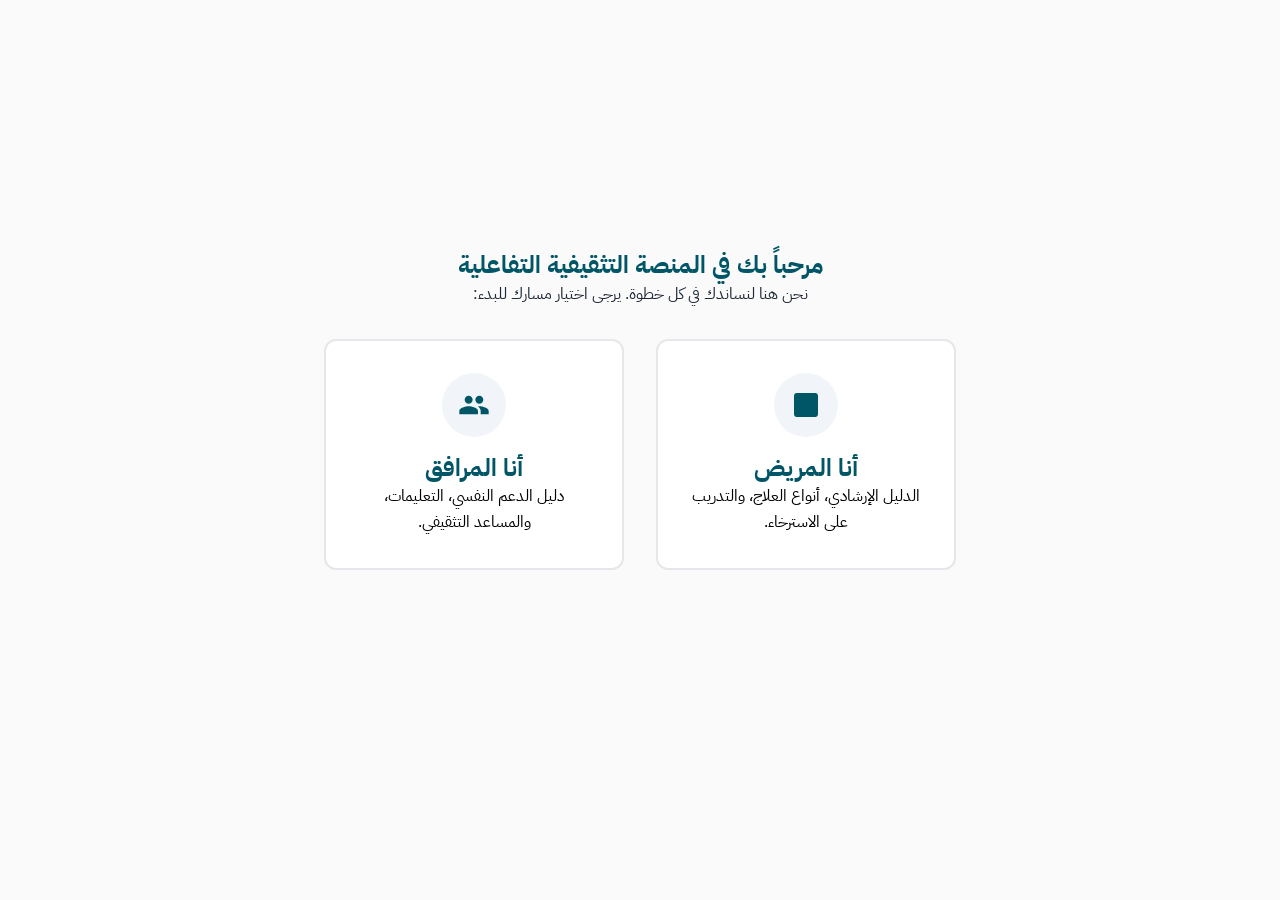
<file: index.html>
<!DOCTYPE html>
<html lang="ar" dir="rtl">
<head>
    <meta charset="UTF-8">
    <meta name="viewport" content="width=device-width, initial-scale=1.0">
    <title>KAMC Oncology Digital Companion</title>
    <link rel="preconnect" href="https://fonts.googleapis.com">
    <link rel="preconnect" href="https://fonts.gstatic.com" crossorigin>
    <link href="https://fonts.googleapis.com/css2?family=IBM+Plex+Sans+Arabic:wght@300;400;500;600;700&display=swap" rel="stylesheet">
    <link rel="stylesheet" href="style.css">
</head>
<body>
    <!-- الشريط العلوي الثابت -->
    <header class="app-header hidden" id="appHeader">
        <div class="header-container">
            <div class="brand">
                <svg width="24" height="24" viewBox="0 0 100 100">
                    <circle cx="50" cy="50" r="42" fill="none" stroke="var(--teal)" stroke-width="8"/>
                    <circle cx="50" cy="50" r="22" fill="var(--rose)"/>
                </svg>
                <span>KAMC Oncology</span>
            </div>
            
            <!-- روابط التنقل المباشرة -->
            <nav class="top-nav" id="topNav">
                <a href="#patient-education" class="nav-link">التثقيف</a>
                <a href="#patient-treatment" class="nav-link">العلاج</a>
                <a href="#patient-dibh" class="nav-link">تدرّب (DIBH)</a>
            </nav>

            <div class="header-info hidden-mobile">
                <span id="headerUserType" class="badge"></span>
                <span id="headerStepName" class="step-name"></span>
            </div>
            
            <div class="header-actions">
                <span id="headerProgressText" class="progress-text hidden-mobile"></span>
                <button id="btnGoHome" class="btn btn-outline btn-sm">الرئيسية</button>
            </div>
        </div>
        <div class="progress-bar-container">
            <div id="headerProgressBar" class="progress-bar-fill"></div>
        </div>
    </header>

    <main id="appMain">
        <!-- ================= الشاشة 0: الصفحة الرئيسية ================= -->
        <section id="screen-home" class="screen active">
            <div class="home-container text-center">
                <div class="mb-4">
                    <h1 class="hero-title">مرحباً بك في المنصة التثقيفية التفاعلية</h1>
                    <p class="hero-desc">نحن هنا لنساندك في كل خطوة. يرجى اختيار مسارك للبدء:</p>
                </div>
                <div class="role-selection">
                    <button class="role-card" data-role="patient">
                        <div class="icon-wrapper">
                            <svg viewBox="0 0 24 24" fill="currentColor"><path d="M19 3H5c-1.1 0-2 .9-2 2v14c0 1.1.9 2 2 2h14c1.1 0 2-.9 2-2V5c0-1.1-.9-2-2-2zm-7 9h-2V7h-2v5H6v2h2v5h2v-5h2v-2z"/></svg>
                        </div>
                        <h2>أنا المريض</h2>
                        <p>الدليل الإرشادي، أنواع العلاج، والتدريب على الاسترخاء.</p>
                    </button>
                    <button class="role-card" data-role="companion">
                        <div class="icon-wrapper">
                            <svg viewBox="0 0 24 24" fill="currentColor"><path d="M16 11c1.66 0 2.99-1.34 2.99-3S17.66 5 16 5c-1.66 0-3 1.34-3 3s1.34 3 3 3zm-8 0c1.66 0 2.99-1.34 2.99-3S9.66 5 8 5C6.34 5 5 6.34 5 8s1.34 3 3 3zm0 2c-2.33 0-7 1.17-7 3.5V19h14v-2.5c0-2.33-4.67-3.5-7-3.5zm8 0c-.29 0-.62.02-.97.05 1.16.84 1.97 1.97 1.97 3.45V19h6v-2.5c0-2.33-4.67-3.5-7-3.5z"/></svg>
                        </div>
                        <h2>أنا المرافق</h2>
                        <p>دليل الدعم النفسي، التعليمات، والمساعد التثقيفي.</p>
                    </button>
                </div>
            </div>
        </section>

        <!-- ================= مسار المريض ================= -->
        
        <!-- الشاشة 1: التثقيف -->
        <section id="screen-patient-journey" class="screen">
            <div class="container content-container">
                <h2 class="section-title">نظرة عامة على التثقيف: رحلة العلاج</h2>
                <p class="section-subtitle">هذه المراحل توضيحية لتبسيط المسار. خطتك الدقيقة سيناقشها معك طبيبك المعالج.</p>
                
                <div class="stepper-container mt-4">
                    <div class="stepper-track"><div class="stepper-progress" id="stepperProgress"></div></div>
                    <div class="stepper-steps">
                        <button class="step-btn active" data-step="0"><span class="step-num">1</span><span class="step-lbl">التشخيص</span></button>
                        <button class="step-btn" data-step="1"><span class="step-num">2</span><span class="step-lbl">الخطة</span></button>
                        <button class="step-btn" data-step="2"><span class="step-num">3</span><span class="step-lbl">الاستعداد</span></button>
                        <button class="step-btn" data-step="3"><span class="step-num">4</span><span class="step-lbl">الجلسات</span></button>
                        <button class="step-btn" data-step="4"><span class="step-num">5</span><span class="step-lbl">المتابعة</span></button>
                    </div>
                </div>
                <div class="journey-content card-elevated" id="journeyContent"></div>
            </div>
        </section>

        <!-- الشاشة 2: العلاج -->
        <section id="screen-patient-treatment" class="screen">
            <div class="container content-container">
                <h2 class="section-title">المحتوى التثقيفي: استكشاف أنواع العلاج</h2>
                <p class="section-subtitle">تعرف على المفاهيم الأساسية للطرق العلاجية المعتمدة.</p>
                
                <div class="split-layout mt-4">
                    <div class="treatment-tabs">
                        <button class="tab-btn active" data-tab="radio">العلاج الإشعاعي</button>
                        <button class="tab-btn" data-tab="chemo">العلاج الكيميائي</button>
                        <button class="tab-btn" data-tab="nuclear">الطب النووي</button>
                    </div>
                    <div id="treatment-panel" class="treatment-details card-elevated"></div>
                </div>
            </div>
        </section>

        <!-- الشاشة 3: DIBH -->
        <section id="screen-patient-breathing" class="screen bg-dark">
            <div class="container content-container text-center text-light">
                <h2 class="section-title title-light">التدريب والتطبيق: أداة الاسترخاء الذهني</h2>
                <p class="section-subtitle text-light-muted">تمرين تنفس هادئ للمساعدة على التخفيف من التوتر. <br><small class="text-warning">ملاحظة: هذا التمرين للاسترخاء العام ولا يغني عن تقنيات حبس النفس الطبية.</small></p>

                <div class="breath-setup mt-4" id="breathSetup">
                    <label for="breathDuration">اختر مدة التمرين:</label>
                    <select id="breathDuration" class="custom-select">
                        <option value="60">دقيقة واحدة</option>
                        <option value="180">3 دقائق</option>
                        <option value="300">5 دقائق</option>
                    </select>
                </div>

                <div class="breath-ui mt-4">
                    <div class="breath-circle-container">
                        <div class="breath-circle-bg"></div>
                        <div class="breath-circle" id="breathCircle"></div>
                        <div class="breath-text">
                            <span id="breathPhase" class="phase-text">جاهز؟</span>
                            <span id="breathTime" class="time-text">00:00</span>
                        </div>
                    </div>
                </div>

                <div class="breath-controls mt-4">
                    <button id="btnBreathStart" class="btn btn-primary btn-lg">بدء التمرين</button>
                    <button id="btnBreathPause" class="btn btn-outline outline-light hidden">إيقاف مؤقت</button>
                    <button id="btnBreathStop" class="btn btn-secondary hidden">إنهاء</button>
                </div>
            </div>
        </section>

        <!-- ================= مسار المرافق ================= -->

        <!-- الشاشة 1: نظرة عامة -->
        <section id="screen-comp-overview" class="screen">
            <div class="container content-container text-center">
                <h2 class="section-title">دور المرافق والمساندة</h2>
                <p class="section-subtitle">دورك جوهري في رحلة التعافي. في الصفحات التالية، سنستعرض دليلاً عملياً لمساندة المريض مع الحفاظ على توازنك النفسي.</p>
                <div class="card-elevated mt-4" style="padding: 2rem;">
                    <h3 style="color: var(--teal); margin-bottom: 1rem;">ماذا ستتعلم في هذا المسار؟</h3>
                    <ul class="bullet-list text-start">
                        <li>كيفية التحضير للمواعيد الطبية بفعالية.</li>
                        <li>أساليب الدعم النفسي الفعال للمريض.</li>
                        <li>الحالات الطارئة التي تستدعي تدخلاً طبياً.</li>
                        <li>استخدام المساعد التثقيفي للوصول السريع للمعلومات.</li>
                    </ul>
                </div>
            </div>
        </section>

        <!-- الشاشة 2: دليل المرافق -->
        <section id="screen-comp-guide" class="screen">
            <div class="container content-container">
                <h2 class="section-title">المحتوى التثقيفي: دليل المرافق</h2>
                <div class="accordion-group mt-4">
                    <div class="accordion-item card-elevated">
                        <button class="accordion-trigger" aria-expanded="false">
                            <span class="acc-title">التحضير للمواعيد الطبية</span>
                            <svg class="chevron" viewBox="0 0 24 24"><path d="M7.41 8.59L12 13.17l4.59-4.58L18 10l-6 6-6-6 1.41-1.41z"/></svg>
                        </button>
                        <div class="accordion-content">
                            <div class="content-inner">
                                <ul class="bullet-list">
                                    <li>قم بتدوين كافة أسئلة المريض والمخاوف قبل الزيارة.</li>
                                    <li>احتفظ بملف أو تطبيق منظم يحتوي على الأدوية الحالية والتقارير.</li>
                                    <li>كن الموثّق؛ سجل ملاحظات الطبيب والتعليمات بدقة.</li>
                                </ul>
                            </div>
                        </div>
                    </div>
                    <div class="accordion-item card-elevated">
                        <button class="accordion-trigger" aria-expanded="false">
                            <span class="acc-title">الدعم النفسي الفعال</span>
                            <svg class="chevron" viewBox="0 0 24 24"><path d="M7.41 8.59L12 13.17l4.59-4.58L18 10l-6 6-6-6 1.41-1.41z"/></svg>
                        </button>
                        <div class="accordion-content">
                            <div class="content-inner">
                                <p>استمع بتعاطف دون محاولة "إصلاح" كل شعور. تجنب النصائح الطبية غير المتخصصة. قدّم المساعدة في المهام اليومية (كوجبات الطعام والمواصلات) لتقليل العبء المعرفي عن المريض.</p>
                            </div>
                        </div>
                    </div>
                    <div class="accordion-item card-elevated">
                        <button class="accordion-trigger" aria-expanded="false">
                            <span class="acc-title text-danger">متى يجب طلب المساعدة الطبية العاجلة؟</span>
                            <svg class="chevron" viewBox="0 0 24 24"><path d="M7.41 8.59L12 13.17l4.59-4.58L18 10l-6 6-6-6 1.41-1.41z"/></svg>
                        </button>
                        <div class="accordion-content">
                            <div class="content-inner border-danger-left">
                                <p>اتصل بالفريق الطبي أو توجه للطوارئ فوراً في حال حدوث:</p>
                                <ul class="bullet-list">
                                    <li>ارتفاع درجة الحرارة لأكثر من 38 مئوية (علامة محتملة للعدوى).</li>
                                    <li>نزيف غير مبرر أو كدمات مفاجئة.</li>
                                    <li>صعوبة شديدة ومفاجئة في التنفس.</li>
                                    <li>ألم حاد لا يستجيب للمسكنات الموصوفة.</li>
                                </ul>
                            </div>
                        </div>
                    </div>
                </div>
            </div>
        </section>

        <!-- الشاشة 3: المحادثة -->
        <section id="screen-comp-chatbot" class="screen">
            <div class="container content-container">
                <h2 class="section-title">التدريب والأدوات: المساعد التثقيفي KAMC</h2>
                <p class="section-subtitle">أداة للبحث السريع في المكتبة التثقيفية للإجابة على استفساراتك كمرافق.</p>
                
                <div class="chat-wrapper card-elevated mt-4">
                    <div class="chat-header">
                        <div class="chat-title-area">
                            <svg viewBox="0 0 24 24" width="24" height="24" fill="currentColor"><path d="M12 2C6.48 2 2 6.48 2 12s4.48 10 10 10 10-4.48 10-10S17.52 2 12 2zm1 15h-2v-6h2v6zm0-8h-2V7h2v2z"/></svg>
                            <h3 class="chat-title" style="margin:0; font-size: 1rem;">المساعد التثقيفي</h3>
                        </div>
                        <button id="clearChat" class="btn-text btn-sm text-light">مسح</button>
                    </div>
                    <div class="chat-body" id="chatBody">
                        <div class="message assistant">
                            <div class="bubble">
                                <p>مرحباً بك. أنا مساعدك الرقمي. <strong>أنا أداة آلية ولا يمكنني تقديم استشارة طبية.</strong> كيف يمكنني مساعدتك اليوم؟</p>
                            </div>
                        </div>
                    </div>
                    <div class="chat-footer">
                        <div class="suggestions" id="chatSuggestions">
                            <button class="chip">الاستعداد للجلسة</button>
                            <button class="chip">الأعراض الجانبية</button>
                        </div>
                        <div class="input-group">
                            <input type="text" id="chatInput" placeholder="اكتب سؤالك هنا..." autocomplete="off">
                            <button id="chatSend" class="btn btn-primary">إرسال</button>
                        </div>
                    </div>
                </div>
            </div>
        </section>

        <!-- ================= شاشة الختام المشتركة ================= -->
        <section id="screen-completion" class="screen">
            <div class="container content-container text-center">
                <svg viewBox="0 0 24 24" fill="var(--teal)" width="80" height="80" class="mb-4"><path d="M12 2C6.48 2 2 6.48 2 12s4.48 10 10 10 10-4.48 10-10S17.52 2 12 2zm-2 15l-5-5 1.41-1.41L10 14.17l7.59-7.59L19 8l-9 9z"/></svg>
                <h2 class="section-title">المراجعة والإكمال</h2>
                <p class="section-subtitle">لقد أتممت بنجاح هذا المسار التثقيفي. نأمل أن تكون المعلومات المقدمة قد ساعدتك على فهم الخطة بشكل أفضل.</p>
                <div class="mt-4">
                    <button id="btnRestart" class="btn btn-outline">العودة للصفحة الرئيسية</button>
                </div>
            </div>
        </section>
    </main>

    <!-- شريط التنقل السفلي الثابت -->
    <nav class="bottom-nav hidden" id="bottomNav">
        <div class="container nav-container">
            <button id="btnPrev" class="btn btn-outline">السابق</button>
            <button id="btnNext" class="btn btn-primary">التالي</button>
        </div>
    </nav>

    <script src="app.js"></script>
</body>
</html>
</file>
<file: style.css>
/* ==========================================================================
   DESIGN SYSTEM & VARIABLES 
   ========================================================================== */
:root {
    --teal: #005666;
    --teal-light: #007A8F;
    --teal-bg: #E5F0F2;
    --rose: #BA325D;
    --bg-main: #FAFAFA;
    --bg-soft: #F1F5F9;
    --bg-dark: #111827;
    --surface: #FFFFFF;
    --text-primary: #1F2937;
    --text-secondary: #4B5563;
    --text-muted: #6B7280;
    --text-light: #F9FAFB;
    --danger: #DC2626;
    --danger-bg: #FEF2F2;
    --border: #E5E7EB;
    --font-sans: 'IBM Plex Sans Arabic', system-ui, sans-serif;
    --shadow-sm: 0 1px 2px rgba(0,0,0,0.05);
    --shadow-md: 0 4px 6px -1px rgba(0,0,0,0.1);
    --radius-md: 12px;
    --radius-full: 9999px;
    --trans-fast: 0.2s ease;
}

*, *::before, *::after { box-sizing: border-box; margin: 0; padding: 0; }
body { font-family: var(--font-sans); background: var(--bg-main); color: var(--text-primary); line-height: 1.6; display: flex; flex-direction: column; min-height: 100vh; }
button, select, input { font: inherit; outline: none; }
button { cursor: pointer; border: none; background: transparent; }
a { text-decoration: none; color: inherit; }

/* Utilities */
.container { width: 100%; max-width: 1000px; margin: 0 auto; padding-inline: 1.5rem; }
.text-center { text-align: center; }
.text-start { text-align: start; }
.mb-4 { margin-bottom: 1.5rem; }
.mt-4 { margin-top: 1.5rem; }
.hidden { display: none !important; }
.card-elevated { background: var(--surface); border-radius: var(--radius-md); box-shadow: var(--shadow-sm); border: 1px solid var(--border); padding: 1.5rem; }
.text-danger { color: var(--danger); }
.text-warning { color: #F59E0B; }

/* Typography */
h1, h2, h3 { color: var(--teal); line-height: 1.3; font-weight: 700; }
.section-title { font-size: 1.75rem; margin-bottom: 0.5rem; }
.section-subtitle { font-size: 1.1rem; color: var(--text-secondary); max-width: 700px; margin-inline: auto; }
.title-light, .text-light { color: var(--text-light); }
.text-light-muted { color: #9CA3AF; }

/* Buttons */
.btn { display: inline-flex; align-items: center; justify-content: center; padding: 0.75rem 1.5rem; border-radius: var(--radius-full); font-weight: 600; transition: all var(--trans-fast); }
.btn-primary { background: var(--teal); color: white; }
.btn-primary:hover { background: var(--teal-light); }
.btn-secondary { background: var(--rose); color: white; }
.btn-outline { border: 2px solid var(--teal); color: var(--teal); }
.btn-outline:hover { background: var(--teal); color: white; }
.btn-sm { padding: 0.4rem 1rem; font-size: 0.875rem; }

/* ================= SPA Layout ================= */
#appMain { flex: 1; display: flex; flex-direction: column; padding-bottom: 80px; }
.screen { display: none; padding-block: 2rem; animation: fadeIn 0.4s ease forwards; flex: 1; }
.screen.active { display: flex; flex-direction: column; align-items: center; justify-content: center; }
.content-container { width: 100%; max-width: 900px; }

@keyframes fadeIn { from { opacity: 0; transform: translateY(10px); } to { opacity: 1; transform: translateY(0); } }

/* ================= Header & Top Nav ================= */
.app-header { position: sticky; top: 0; z-index: 100; background: var(--surface); border-bottom: 1px solid var(--border); box-shadow: var(--shadow-sm); }
.header-container { display: flex; justify-content: space-between; align-items: center; padding: 1rem 1.5rem; max-width: 1200px; margin: 0 auto; gap: 1rem; }
.brand { display: flex; align-items: center; gap: 0.5rem; font-weight: 700; color: var(--teal); }

.top-nav { display: flex; gap: 1rem; flex: 1; justify-content: center; }
.nav-link { font-weight: 500; color: var(--teal); padding: 0.5rem 0.75rem; border-radius: var(--radius-md); transition: var(--trans-fast); }
.nav-link:hover { background: var(--bg-soft); }

.header-info { display: flex; align-items: center; gap: 1rem; }
.badge { background: var(--teal-bg); color: var(--teal); padding: 0.25rem 0.75rem; border-radius: var(--radius-full); font-size: 0.875rem; font-weight: 600; }
.step-name { font-weight: 600; color: var(--text-primary); }
.header-actions { display: flex; align-items: center; gap: 1rem; }
.progress-text { font-size: 0.875rem; color: var(--text-secondary); font-weight: 500; }
.progress-bar-container { width: 100%; height: 4px; background: var(--bg-soft); }
.progress-bar-fill { height: 100%; background: var(--rose); width: 0%; transition: width 0.3s ease; }

/* ================= Bottom Nav ================= */
.bottom-nav { position: fixed; bottom: 0; width: 100%; background: var(--surface); border-top: 1px solid var(--border); padding: 1rem 0; box-shadow: 0 -4px 6px rgba(0,0,0,0.05); z-index: 100; }
.nav-container { display: flex; justify-content: space-between; }

/* ================= Home Role Selection ================= */
.role-selection { display: flex; gap: 2rem; justify-content: center; margin-top: 2rem; flex-wrap: wrap; }
.role-card { background: var(--surface); border: 2px solid var(--border); border-radius: var(--radius-md); padding: 2rem; width: 300px; text-align: center; transition: all var(--trans-fast); }
.role-card:hover { border-color: var(--teal); box-shadow: var(--shadow-md); transform: translateY(-5px); }
.role-card .icon-wrapper { width: 64px; height: 64px; background: var(--bg-soft); border-radius: 50%; display: flex; align-items: center; justify-content: center; margin: 0 auto 1rem; color: var(--teal); }
.role-card svg { width: 32px; height: 32px; }

/* ================= Journey Stepper ================= */
.stepper-container { position: relative; width: 100%; margin-bottom: 2rem; }
.stepper-track { position: absolute; top: 20px; left: 0; right: 0; height: 4px; background: var(--border); z-index: 1; }
.stepper-progress { position: absolute; top: 0; right: 0; height: 100%; background: var(--teal); transition: 0.3s; width: 0; }
.stepper-steps { display: flex; justify-content: space-between; position: relative; z-index: 2; }
.step-btn { display: flex; flex-direction: column; align-items: center; gap: 0.5rem; }
.step-num { width: 40px; height: 40px; background: var(--surface); border: 3px solid var(--border); border-radius: 50%; display: flex; align-items: center; justify-content: center; font-weight: 700; color: var(--text-muted); }
.step-btn.active .step-num { border-color: var(--teal); background: var(--teal); color: white; }
.journey-details-grid { display: grid; grid-template-columns: 1fr; gap: 1rem; }
.detail-box { background: var(--bg-soft); padding: 1rem; border-radius: var(--radius-md); border-right: 4px solid var(--teal); }

/* ================= Treatment Tabs ================= */
.split-layout { display: grid; grid-template-columns: 200px 1fr; gap: 2rem; align-items: start; }
.treatment-tabs { display: flex; flex-direction: column; gap: 0.5rem; }
.tab-btn { padding: 1rem; text-align: start; border-radius: var(--radius-md); font-weight: 600; color: var(--text-secondary); transition: 0.2s; border: 1px solid transparent; }
.tab-btn.active { background: var(--teal-bg); color: var(--teal); border-color: var(--teal-light); }
.bullet-list { list-style: none; margin-top: 1rem; padding: 0; }
.bullet-list li { position: relative; padding-inline-start: 1.5rem; margin-bottom: 0.5rem; }
.bullet-list li::before { content: '•'; position: absolute; right: 0; color: var(--teal); font-size: 1.5rem; line-height: 1; top: -4px; }
.border-danger-left { border-right: 4px solid var(--danger); background: var(--danger-bg); padding: 1rem; border-radius: 8px; }

/* ================= Breathing Exercise ================= */
.bg-dark { background: var(--bg-dark); }
.breath-ui { position: relative; width: 250px; height: 250px; margin: 0 auto; display: flex; align-items: center; justify-content: center; }
.breath-circle-bg { position: absolute; inset: 0; border: 2px dashed rgba(255,255,255,0.2); border-radius: 50%; }
.breath-circle { position: absolute; width: 100%; height: 100%; background: radial-gradient(circle, var(--teal-light) 0%, transparent 70%); border-radius: 50%; opacity: 0.5; transform: scale(0.3); transition: transform 0.5s linear; }
.breath-text { position: relative; z-index: 2; display: flex; flex-direction: column; align-items: center; }
.phase-text { font-size: 1.5rem; font-weight: 700; color: white; }
.time-text { font-size: 1.25rem; opacity: 0.8; }
.breath-circle.inhale { transform: scale(1); transition-duration: 4s; }
.breath-circle.hold { transform: scale(1); transition-duration: 0s; }
.breath-circle.exhale { transform: scale(0.3); transition-duration: 6s; }
.breath-controls { display: flex; justify-content: center; gap: 1rem; }
.custom-select { padding: 8px 16px; border-radius: var(--radius-full); }

/* ================= Accordion ================= */
.accordion-group { display: flex; flex-direction: column; gap: 1rem; }
.accordion-trigger { width: 100%; display: flex; justify-content: space-between; align-items: center; font-size: 1.1rem; font-weight: 600; padding: 0; }
.accordion-trigger .chevron { width: 24px; height: 24px; fill: var(--text-muted); transition: 0.3s; }
.accordion-trigger[aria-expanded="true"] { color: var(--teal); margin-bottom: 1rem; }
.accordion-trigger[aria-expanded="true"] .chevron { transform: rotate(180deg); fill: var(--teal); }
.accordion-content { max-height: 0; overflow: hidden; transition: max-height 0.4s ease; }
.accordion-content .content-inner { color: var(--text-secondary); border-top: 1px solid var(--border); padding-top: 1rem; }

/* ================= Chatbot ================= */
.chat-wrapper { display: flex; flex-direction: column; height: 400px; border: 1px solid var(--border); overflow: hidden; }
.chat-header { background: var(--teal); padding: 1rem; display: flex; justify-content: space-between; color: white; }
.chat-body { flex: 1; background: var(--bg-main); padding: 1rem; overflow-y: auto; display: flex; flex-direction: column; gap: 1rem; }
.message { display: flex; width: 100%; }
.message.assistant { justify-content: flex-start; }
.message.user { justify-content: flex-end; }
.bubble { max-width: 80%; padding: 10px 14px; border-radius: var(--radius-md); font-size: 0.95rem; }
.assistant .bubble { background: var(--surface); border: 1px solid var(--border); }
.user .bubble { background: var(--teal); color: white; }
.chat-footer { padding: 1rem; background: var(--surface); border-top: 1px solid var(--border); }
.suggestions { display: flex; gap: 0.5rem; margin-bottom: 0.5rem; }
.chip { padding: 4px 10px; background: var(--bg-soft); border-radius: var(--radius-full); font-size: 0.85rem; }
.input-group { display: flex; gap: 0.5rem; }
.input-group input { flex: 1; padding: 10px; border: 1px solid var(--border); border-radius: var(--radius-md); }

/* Responsive adjustments */
@media (max-width: 768px) {
    .split-layout { grid-template-columns: 1fr; gap: 1rem; }
    .treatment-tabs { flex-direction: row; overflow-x: auto; }
    .hidden-mobile { display: none !important; }
    .top-nav { gap: 0.5rem; }
    .nav-link { font-size: 0.85rem; padding: 0.4rem; }
}
</file>
